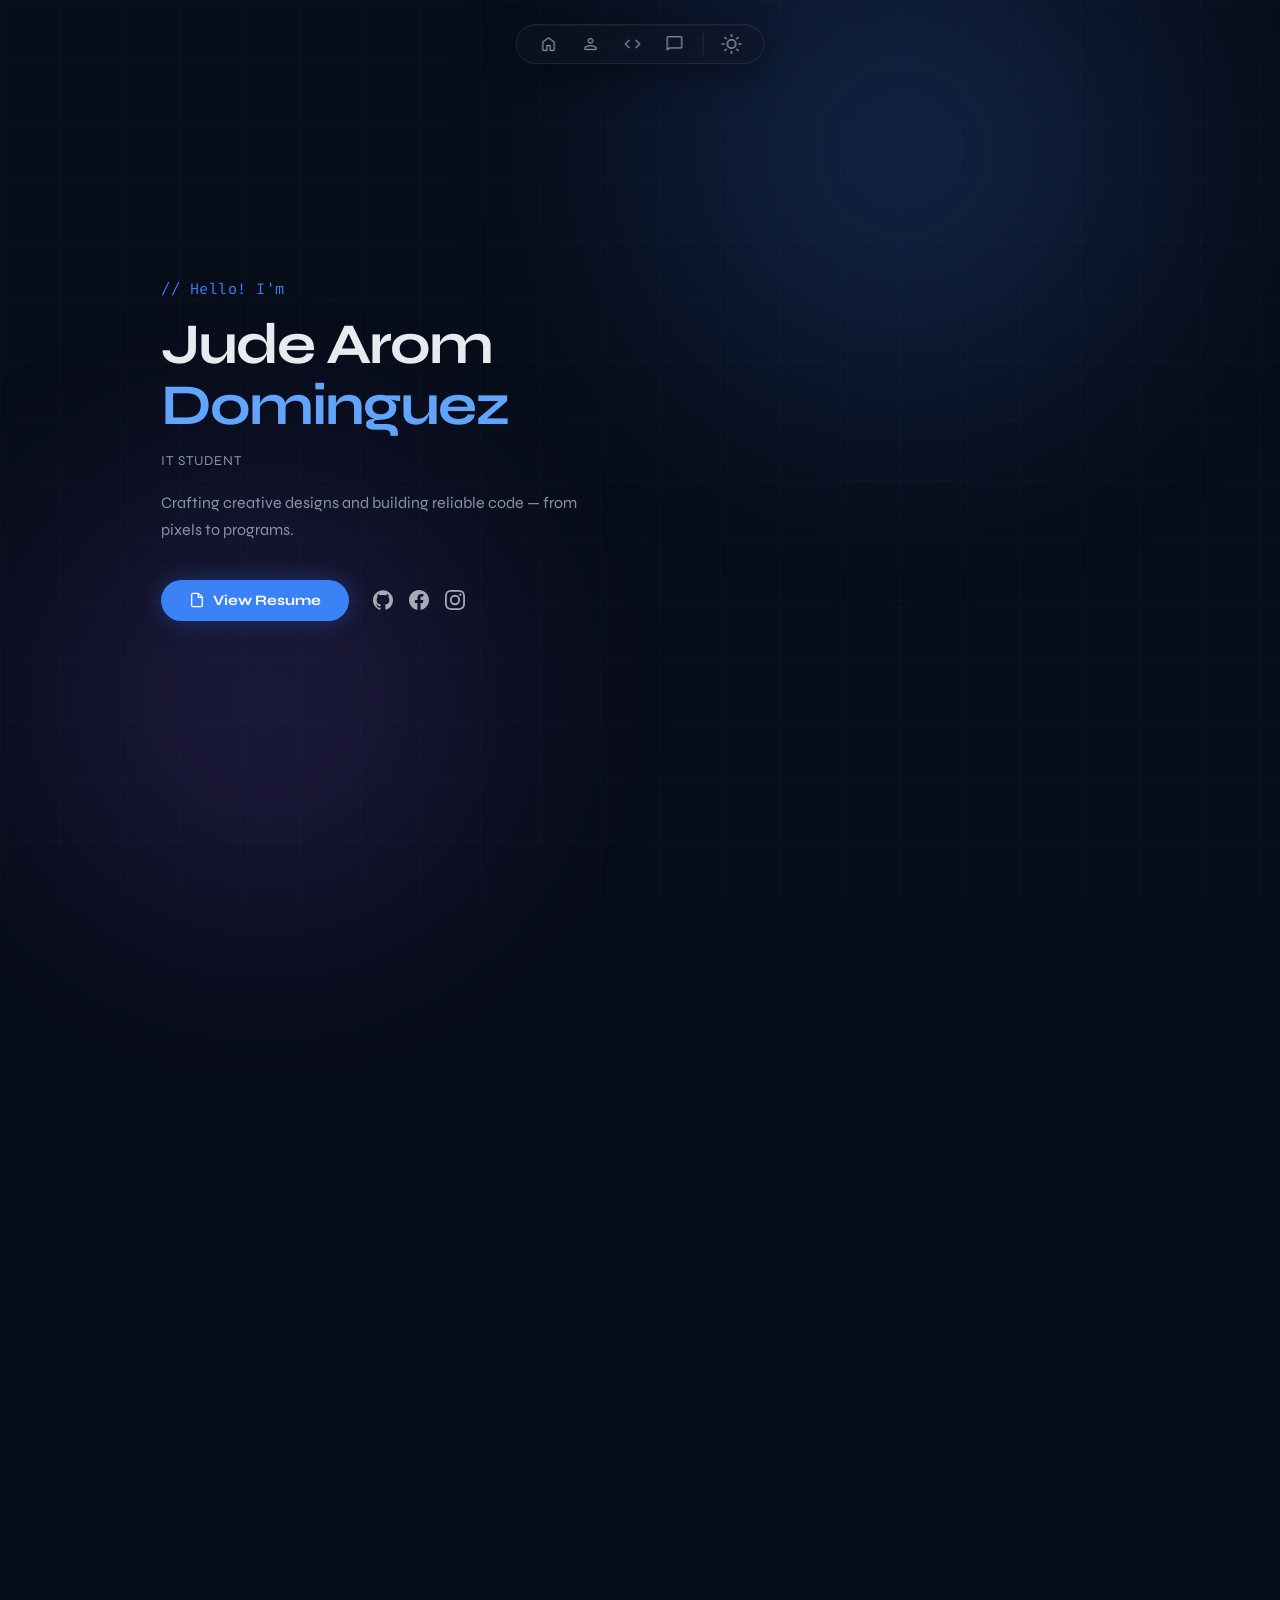
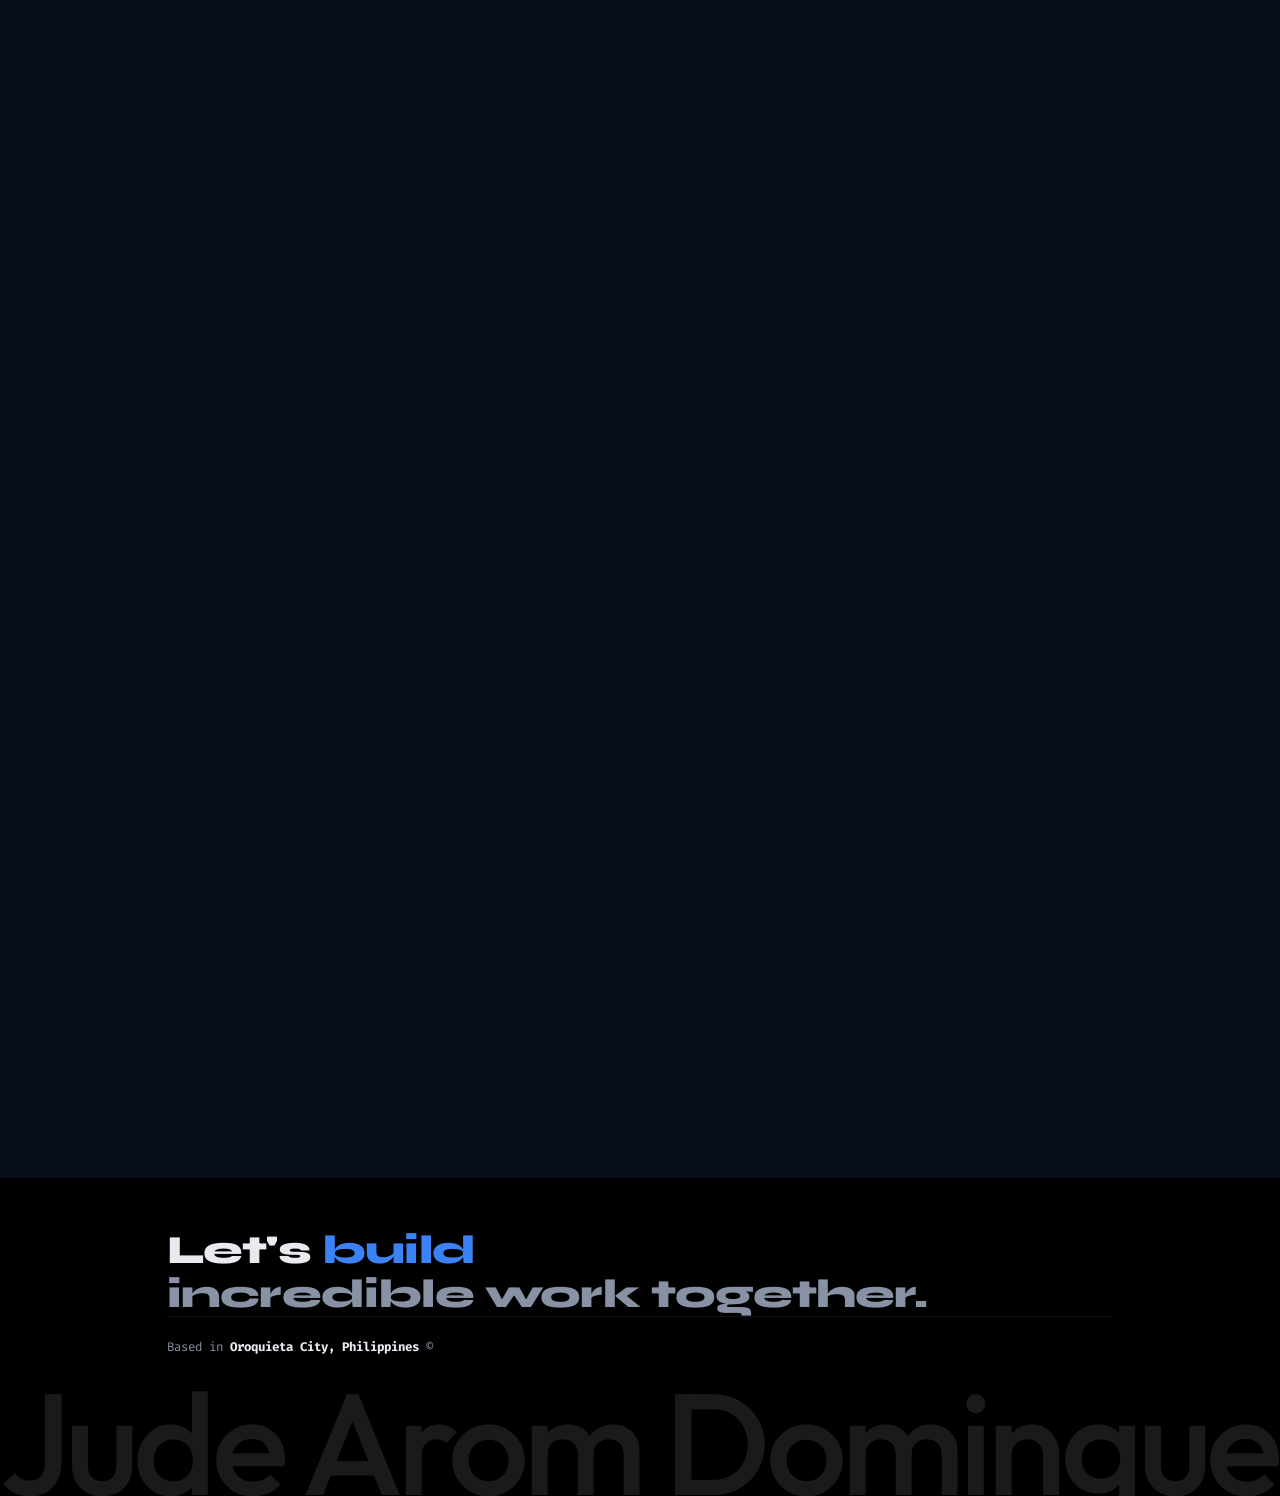
<file: index.html>
<!DOCTYPE html>
<html lang="en" data-theme="dark">

<head>
  <meta charset="UTF-8" />
  <meta name="viewport" content="width=device-width, initial-scale=1.0" />
  <title>Jude Arom F. Dominguez – IT Student</title>
  <link rel="preconnect" href="https://fonts.googleapis.com" />
  <link
    href="https://fonts.googleapis.com/css2?family=Fira+Code:wght@400;500&family=Syne:wght@400;700&family=Outfit:wght@600;800&display=swap"
    rel="stylesheet" />
  <link
    href="https://fonts.googleapis.com/css2?family=Material+Symbols+Rounded:opsz,wght,FILL,GRAD@20..48,100..700,0..1,-50..200"
    rel="stylesheet" />
  <link rel="stylesheet" href="styles.css" />
  <script src="script.js"></script>
</head>

<body>

  <!-- Background blobs -->
  <div class="blob blob-1"></div>
  <div class="blob blob-2"></div>

  <!-- Navigation: floating pill dock -->
  <nav>
    <ul class="dock">

      <!-- Home -->
      <li class="dock-item">
        <a href="#home"
          onclick="window.scrollTo({top:0,behavior:'smooth'});history.pushState(null,null,'#home');return false;"
          class="dock-btn" aria-label="Home">
          <span class="material-symbols-rounded">home</span>
        </a>
        <span class="dock-label">Home</span>
      </li>

      <!-- About -->
      <li class="dock-item">
        <a href="#about" class="dock-btn" aria-label="About">
          <span class="material-symbols-rounded">person</span>
        </a>
        <span class="dock-label">About</span>
      </li>

      <!-- Projects -->
      <li class="dock-item">
        <a href="#projects" class="dock-btn" aria-label="Projects">
          <span class="material-symbols-rounded">code</span>
        </a>
        <span class="dock-label">Projects</span>
      </li>

      <!-- Contact Me -->
      <li class="dock-item">
        <a href="#contact" class="dock-btn" aria-label="Contact">
          <span class="material-symbols-rounded">chat_bubble</span>
        </a>
        <span class="dock-label">Contact</span>
      </li>

      <!-- Divider -->
      <li class="dock-divider" aria-hidden="true"></li>

      <!-- Theme toggle — morphing moon ↔ sun -->
      <li class="dock-item">
        <button class="dock-btn theme-toggle" onclick="toggleTheme()" aria-label="Toggle theme" id="theme-btn">
          <svg id="theme-icon-svg" viewBox="0 0 24 24" fill="none" stroke="currentColor" stroke-width="1.8"
            stroke-linecap="round" stroke-linejoin="round" width="16" height="16">
            <path id="moon-path" d="M21 12.79A9 9 0 1 1 11.21 3a7 7 0 0 0 9.79 9.79z" opacity="0" />
            <circle id="sun-circle" cx="12" cy="12" r="5" opacity="1" />
            <g id="sun-rays" opacity="1">
              <line x1="12" y1="1" x2="12" y2="3" />
              <line x1="12" y1="21" x2="12" y2="23" />
              <line x1="4.22" y1="4.22" x2="5.64" y2="5.64" />
              <line x1="18.36" y1="18.36" x2="19.78" y2="19.78" />
              <line x1="1" y1="12" x2="3" y2="12" />
              <line x1="21" y1="12" x2="23" y2="12" />
              <line x1="4.22" y1="19.78" x2="5.64" y2="18.36" />
              <line x1="18.36" y1="5.64" x2="19.78" y2="4.22" />
            </g>
          </svg>
        </button>
        <span class="dock-label" id="theme-label">Light Mode</span>
      </li>

    </ul>
  </nav>

  <!-- Hero -->
  <main id="home" class="section-animate section-visible">

    <!-- Left: text content -->
    <div class="hero-left reveal-left">
      <p class="greeting">// Hello! I'm</p>
      <!-- Name uses data-text for the hacker decode effect via JS -->
      <h1 class="hero-name">
        <span class="decode-word" data-text="Jude Arom">Jude Arom</span><br>
        <span class="decode-word highlight" data-text="Dominguez">Dominguez</span>
      </h1>
      <p class="hero-role">IT Student</p>
      <p class="hero-desc">Crafting creative designs and building reliable code — from pixels to programs.</p>

      <div class="hero-actions">
        <a href="resume.html" class="btn-primary">
          <svg width="16" height="16" viewBox="0 0 24 24" fill="none" stroke="currentColor" stroke-width="2">
            <path d="M14 2H6a2 2 0 0 0-2 2v16a2 2 0 0 0 2 2h12a2 2 0 0 0 2-2V8z" />
            <polyline points="14 2 14 8 20 8" />
          </svg>
          View Resume
        </a>

        <div class="socials">

          <a href="https://github.com/hjdrm7" class="social-icon" title="GitHub">
            <svg viewBox="0 0 24 24" fill="currentColor" width="20" height="20">
              <path
                d="M12 .297c-6.63 0-12 5.373-12 12 0 5.303 3.438 9.8 8.205 11.385.6.113.82-.258.82-.577 0-.285-.01-1.04-.015-2.04-3.338.724-4.042-1.61-4.042-1.61-.546-1.385-1.335-1.755-1.335-1.755-1.087-.744.084-.729.084-.729 1.205.084 1.838 1.236 1.838 1.236 1.07 1.835 2.809 1.305 3.495.998.108-.776.417-1.305.76-1.605-2.665-.3-5.466-1.332-5.466-5.93 0-1.31.465-2.38 1.235-3.22-.135-.303-.54-1.523.105-3.176 0 0 1.005-.322 3.3 1.23.96-.267 1.98-.399 3-.405 1.02.006 2.04.138 3 .405 2.28-1.552 3.285-1.23 3.285-1.23.645 1.653.24 2.873.12 3.176.765.84 1.23 1.91 1.23 3.22 0 4.61-2.805 5.625-5.475 5.92.42.36.81 1.096.81 2.22 0 1.606-.015 2.896-.015 3.286 0 .315.21.69.825.57C20.565 22.092 24 17.592 24 12.297c0-6.627-5.373-12-12-12" />
            </svg>
          </a>

          <a href="https://facebook.com/hjdrm7" class="social-icon" title="Facebook">
            <svg viewBox="0 0 24 24" fill="currentColor" width="20" height="20">
              <path
                d="M24 12.073c0-6.627-5.373-12-12-12s-12 5.373-12 12c0 5.99 4.388 10.954 10.125 11.854v-8.385H7.078v-3.47h3.047V9.43c0-3.007 1.792-4.669 4.533-4.669 1.312 0 2.686.235 2.686.235v2.953H15.83c-1.491 0-1.956.925-1.956 1.874v2.25h3.328l-.532 3.47h-2.796v8.385C19.612 23.027 24 18.062 24 12.073z" />
            </svg>
          </a>

          <a href="https://instagram.com/hjdrm7" class="social-icon" title="Instagram">
            <svg viewBox="0 0 24 24" fill="currentColor" width="20" height="20">
              <path
                d="M12 2.163c3.204 0 3.584.012 4.85.07 3.252.148 4.771 1.691 4.919 4.919.058 1.265.069 1.645.069 4.849 0 3.205-.012 3.584-.069 4.849-.149 3.225-1.664 4.771-4.919 4.919-1.266.058-1.644.07-4.85.07-3.204 0-3.584-.012-4.849-.07-3.26-.149-4.771-1.699-4.919-4.92-.058-1.265-.07-1.644-.07-4.849 0-3.204.013-3.583.07-4.849.149-3.227 1.664-4.771 4.919-4.919 1.266-.057 1.645-.069 4.849-.069zM12 0C8.741 0 8.333.014 7.053.072 2.695.272.273 2.69.073 7.052.014 8.333 0 8.741 0 12c0 3.259.014 3.668.072 4.948.2 4.358 2.618 6.78 6.98 6.98C8.333 23.986 8.741 24 12 24c3.259 0 3.668-.014 4.948-.072 4.354-.2 6.782-2.618 6.979-6.98.059-1.28.073-1.689.073-4.948 0-3.259-.014-3.667-.072-4.947-.196-4.354-2.617-6.78-6.979-6.98C15.668.014 15.259 0 12 0zm0 5.838a6.162 6.162 0 1 0 0 12.324 6.162 6.162 0 0 0 0-12.324zM12 16a4 4 0 1 1 0-8 4 4 0 0 1 0 8zm6.406-11.845a1.44 1.44 0 1 0 0 2.881 1.44 1.44 0 0 0 0-2.881z" />
            </svg>
          </a>

        </div>
      </div>
    </div>

    <!-- Right: code card -->
    <div class="hero-right reveal-right">

      <!-- Identical card shape tilted 25deg behind -->
      <div class="card-shadow-bg"></div>

      <!-- Animated background glow shaped like the card -->
      <div class="card-glow"></div>

      <div class="code-card">
        <div class="code-header">
          <div class="dots">
            <div class="dot dot-r"></div>
            <div class="dot dot-y"></div>
            <div class="dot dot-g"></div>
          </div>
          <span class="code-filename">developer.js</span>
        </div>
        <div class="code-body">
          <div class="code-line"><span class="c-comment">// IT Student</span></div>
          <div class="code-line"><span class="c-kw">const</span> <span class="c-var">developer</span> <span
              class="c-op">= {</span></div>
          <div class="code-line indent"><span class="c-key">name</span><span class="c-op">:</span> <span
              class="c-str">'Jude Arom F. Dominguez'</span><span class="c-op">,</span></div>
          <div class="code-line indent"><span class="c-key">skills</span><span class="c-op">:</span> <span
              class="c-arr">[</span><span class="c-str">'Python'</span><span class="c-op">,</span> <span
              class="c-str">'Java'</span><span class="c-op">,</span> <span class="c-str">'C/C++'</span><span
              class="c-arr">]</span><span class="c-op">,</span></div>
          <div class="code-line indent"><span class="c-key">design</span><span class="c-op">:</span> <span
              class="c-arr">[</span><span class="c-str">'Photoshop'</span><span class="c-op">,</span> <span
              class="c-str">'Canva'</span><span class="c-arr">]</span><span class="c-op">,</span></div>
          <div class="code-line indent"><span class="c-key">learning</span><span class="c-op">:</span> <span
              class="c-str">'Always'</span></div>
          <div class="code-line"><span class="c-op">};</span><span class="cursor"></span></div>
        </div>
      </div>

    </div>

  </main>

  <!-- ============================================================
       ABOUT ME SECTION
       ============================================================ -->
  <span class="section-anchor" id="about"></span>
  <section class="about-section section-animate">

    <span class="section-eyebrow reveal" data-text="GET TO KNOW ME">GET TO KNOW ME</span>
    <h2 class="section-title reveal"><span class="highlight">About Me</span></h2>

    <div class="about-grid">

      <!-- LEFT — profile photo + bio + location -->
      <div class="about-left reveal-left">
        <div class="about-avatar-wrap">
          <img src="images/profile.jpg" alt="Jude Arom Dominguez" class="about-avatar" />
        </div>

        <p class="about-bio">
          I'm an IT student with a passion for both design and development.
          I enjoy creating visual content using tools like Photoshop and CorelDRAW,
          and building functional programs with Python, Java, and C/C++. I'm always
          looking for opportunities to grow and apply my skills in real-world projects.
        </p>

        <div class="about-location">
          <span class="material-symbols-rounded">location_on</span>
          Oroquieta City, Philippines
        </div>
      </div>

      <!-- VERTICAL DIVIDER -->
      <div class="about-divider"></div>

      <!-- RIGHT — education, experience, tech stack -->
      <div class="about-right reveal-right">

        <!-- Education -->
        <div class="about-block">
          <h3 class="about-block-title">Education</h3>
          <div class="about-entry">
            <div class="about-entry-main">
              <span class="about-entry-name">University of Science and Technology of Southern Philippines</span>
              <span class="about-entry-year">2023 – Present</span>
            </div>
            <div class="about-entry-sub">
              <span>Bachelor of Science in Information Technology</span>
            </div>
          </div>
          <div class="about-block-sep"></div>
        </div>

        <!-- Experience -->
        <div class="about-block">
          <h3 class="about-block-title">Experience</h3>
          <div class="about-entry">
            <div class="about-entry-main">
              <span class="about-entry-name">IT Student / Self-taught Developer</span>
              <span class="about-entry-year">2023 – Present</span>
            </div>
            <ul class="about-bullets">
              <li>Developed programs and projects using Python, Java, and C/C++</li>
              <li>Built web pages with HTML, CSS, and JavaScript</li>
              <li>Created visual content and graphics using Photoshop, Canva, and CorelDRAW</li>
              <li>Managed and queried databases using MySQL</li>
            </ul>
          </div>
          <div class="about-block-sep"></div>
        </div>

        <!-- Tech Stack -->
        <div class="about-block">
          <h3 class="about-block-title">Tech Stack</h3>
          <div class="tech-tags">
            <span class="tech-tag"><span class="tech-dot dot-html"></span>HTML</span>
            <span class="tech-tag"><span class="tech-dot dot-css"></span>CSS</span>
            <span class="tech-tag"><span class="tech-dot dot-js"></span>JavaScript</span>
            <span class="tech-tag"><span class="tech-dot dot-python"></span>Python</span>
            <span class="tech-tag"><span class="tech-dot dot-java"></span>Java</span>
            <span class="tech-tag"><span class="tech-dot dot-c"></span>C/C++</span>
            <span class="tech-tag"><span class="tech-dot dot-mysql"></span>MySQL</span>
            <span class="tech-tag"><span class="tech-dot dot-ps"></span>Photoshop</span>
            <span class="tech-tag"><span class="tech-dot dot-canva"></span>Canva</span>
          </div>
        </div>

      </div>
    </div>
  </section>

  <!-- ============================================================
       PROJECTS SECTION
       ============================================================ -->
  <span class="section-anchor" id="projects"></span>
  <section class="projects-section section-animate">

    <span class="section-eyebrow reveal" data-text="EXPLORE MY CREATIONS">EXPLORE MY CREATIONS</span>
    <h2 class="section-title reveal"><span class="highlight">Projects</span></h2>

    <div class="projects-stack">

      <!-- =====================================================
           PROJECT 1
           ===================================================== -->
      <div class="proj-card" style="--i:0">

        <!-- PROJECT 1 — FULL-WIDTH HEADER -->
        <div class="proj-header">
          <h3 class="proj-title">The Observer</h3>
        </div>

        <div class="proj-left">

          <!-- PROJECT 1 — SHORT DESCRIPTION -->
          <p class="proj-desc">Lab Activity 1 involves building a simple multi-page website using only
            HTML. I practiced the basic HTML structure, use semantic tags, create lists and
            tables, add images, and link pages with relative paths to understand proper content
            organization without using CSS.</p>

          <!-- PROJECT 1 — TECH STACK TAGS -->
          <div class="proj-tags">
            <span class="proj-tag">HTML</span>
          </div>

          <!-- PROJECT 1 — LINKS (replace # with real URLs) -->
          <div class="proj-links">
            <a href="https://github.com/hjdrm7/IT223-Lab-Activity-1" class="proj-btn">GitHub <span
                class="material-symbols-rounded" style="font-size:16px">open_in_new</span></a>
            <a href="https://hjdrm7.github.io/IT223-Lab-Activity-1/" class="proj-btn">Live Site <span
                class="material-symbols-rounded" style="font-size:16px">open_in_new</span></a>
          </div>

        </div>

        <!-- PROJECT 1 — HOVER PREVIEW: set src to your screenshot -->
        <div class="proj-right">
          <div class="proj-preview">
            <img class="proj-preview-img" src="images/the-explorer-preview.png" alt="The Explorer" />
          </div>
        </div>
      </div>
      <!-- END PROJECT 1 -->

      <!-- =====================================================
           PROJECT 2
           ===================================================== -->
      <div class="proj-card" style="--i:1">

        <!-- PROJECT 2 — FULL-WIDTH HEADER -->
        <div class="proj-header">
          <h3 class="proj-title">Profile Card</h3>
        </div>

        <div class="proj-left">

          <!-- PROJECT 2 — SHORT DESCRIPTION -->
          <p class="proj-desc">Lab Activity 2 involves creating a responsive profile card using HTML
            and CSS. I learned to structure content with semantic HTML, apply CSS styling for
            responsive design, and use flexbox for layout.</p>


          <!-- PROJECT 2 — TECH STACK TAGS -->
          <div class="proj-tags">
            <span class="proj-tag">HTML</span>
            <span class="proj-tag">CSS</span>
          </div>

          <!-- PROJECT 2 — LINKS (replace # with real URLs) -->
          <div class="proj-links">
            <a href="https://github.com/hjdrm7/Profile-Card" class="proj-btn">GitHub <span
                class="material-symbols-rounded" style="font-size:16px">open_in_new</span></a>
            <a href="https://hjdrm7.github.io/Profile-Card/" class="proj-btn">Live Site <span
                class="material-symbols-rounded" style="font-size:16px">open_in_new</span></a>
          </div>

        </div>

        <!-- PROJECT 2 — HOVER PREVIEW: set src to your screenshot -->
        <div class="proj-right">
          <div class="proj-preview">
            <img class="proj-preview-img" src="images/profile-card-preview.png" alt="Profile Card" />
          </div>
        </div>
      </div>

      <!-- =====================================================
           PROJECT 3
           ===================================================== -->
      <div class="proj-card" style="--i:2">

        <!-- PROJECT 3 — FULL-WIDTH HEADER -->
        <div class="proj-header">
          <h3 class="proj-title">To-Do List</h3>
        </div>

        <div class="proj-left">

          <!-- PROJECT 3 — SHORT DESCRIPTION -->
          <p class="proj-desc">Lab Activity 3 involves creating a responsive to-do list with tab
            functionality using HTML, CSS, and JavaScript.</p>

          <!-- PROJECT 3 — TECH STACK TAGS -->
          <div class="proj-tags">
            <span class="proj-tag">HTML</span>
            <span class="proj-tag">CSS</span>
            <span class="proj-tag">JavaScript</span>
          </div>

          <!-- PROJECT 3 — LINKS (replace # with real URLs) -->
          <div class="proj-links">
            <a href="https://github.com/hjdrm7/To-Do-List-Tab" class="proj-btn">GitHub <span
                class="material-symbols-rounded" style="font-size:16px">open_in_new</span></a>
            <a href="https://hjdrm7.github.io/To-Do-List-Tab/" class="proj-btn">Live Site <span
                class="material-symbols-rounded" style="font-size:16px">open_in_new</span></a>
          </div>

        </div>

        <!-- PROJECT 3 — HOVER PREVIEW: set src to your screenshot -->
        <div class="proj-right">
          <div class="proj-preview">
            <img class="proj-preview-img" src="images/to-do-list-preview.png" alt="Project 3 preview" />
          </div>
        </div>
      </div>

      <!-- =====================================================
           PROJECT 4
           ===================================================== -->
      <div class="proj-card" style="--i:3">

        <!-- PROJECT 4 — FULL-WIDTH HEADER -->
        <div class="proj-header">
          <h3 class="proj-title">Periodic Table of Elements</h3>
        </div>

        <div class="proj-left">

          <!-- PROJECT 4 — SHORT DESCRIPTION -->
          <p class="proj-desc">Interactive periodic table of elements with detailed information about each element.</p>

          <!-- PROJECT 4 — TECH STACK TAGS -->
          <div class="proj-tags">
            <span class="proj-tag">HTML</span>
            <span class="proj-tag">CSS</span>
            <span class="proj-tag">JavaScript</span>
          </div>

          <!-- PROJECT 4 — LINKS (replace # with real URLs) -->
          <div class="proj-links">
            <a href="https://github.com/hjdrm7/Periodic-Table-of-Elements" class="proj-btn">GitHub <span class="material-symbols-rounded"
                style="font-size:16px">open_in_new</span></a>
            <a href="https://hjdrm7.github.io/Periodic-Table-of-Elements/" class="proj-btn">Live Site <span class="material-symbols-rounded"
                style="font-size:16px">open_in_new</span></a>
          </div>

        </div>

        <!-- PROJECT 4 — HOVER PREVIEW: set src to your screenshot -->
        <div class="proj-right">
          <div class="proj-preview">
            <img class="proj-preview-img" src="images/periodic-table-of-elements.png" alt="Periodic Table of Elements" />
          </div>
        </div>
      </div>

    </div>
  </section>

  <!-- ============================================================
       CONTACT SECTION
       ============================================================ -->
  <span class="section-anchor" id="contact"></span>
  <section class="contact-section section-animate">

    <span class="section-eyebrow reveal" data-text="GET IN TOUCH">GET IN TOUCH</span>
    <h2 class="section-title reveal"><span class="highlight">Contact</span></h2>

    <div class="contact-card reveal">
      <div class="contact-card-top">
        <img src="images/profile.jpg" alt="Jude Arom Dominguez" class="contact-avatar" />
        <div class="contact-card-identity">
          <span class="contact-name">Jude Arom F. Dominguez</span>
          <span class="contact-role">IT Student · Full-Stack Curious</span>
        </div>
      </div>

      <h3 class="contact-headline">
        Building Something Amazing?<br>
        <span class="highlight">Let's chat.</span>
      </h3>

      <p class="contact-body">
        I build creative web experiences and functional programs. I'm looking for
        opportunities to grow, collaborate, and apply my skills in real-world projects.
      </p>

      <div class="contact-actions">
        <a href="mailto:dominguez.jude7@gmail.com"
          class="contact-btn contact-btn-primary">
          <svg width="16" height="16" viewBox="0 0 24 24" fill="none" stroke="currentColor" stroke-width="2">
            <rect x="2" y="4" width="20" height="16" rx="2" />
            <path d="m22 7-8.97 5.7a1.94 1.94 0 0 1-2.06 0L2 7" />
          </svg>
          Email me
        </a>
      </div>
    </div>

  </section>

  <!-- ============================================================
       FOOTER
       ============================================================ -->
  <footer class="site-footer">
    <div class="footer-inner">

      <div class="footer-top">
        <div class="footer-headline">
          <p class="footer-lets">Let's <span id="footer-cycle-word" class="footer-cycle-word">create</span></p>
          <p class="footer-together">incredible work together.</p>
                <div class="footer-rule"></div>
      <span class="footer-location">Based in <strong>Oroquieta City, Philippines</strong> ©</span>
          
        </div>
      </div>

    <div class="footer-wordmark">Jude Arom Dominguez</div>

    </div>
  </footer>

  <script src="script.js"></script>
</body>

</html>
</file>
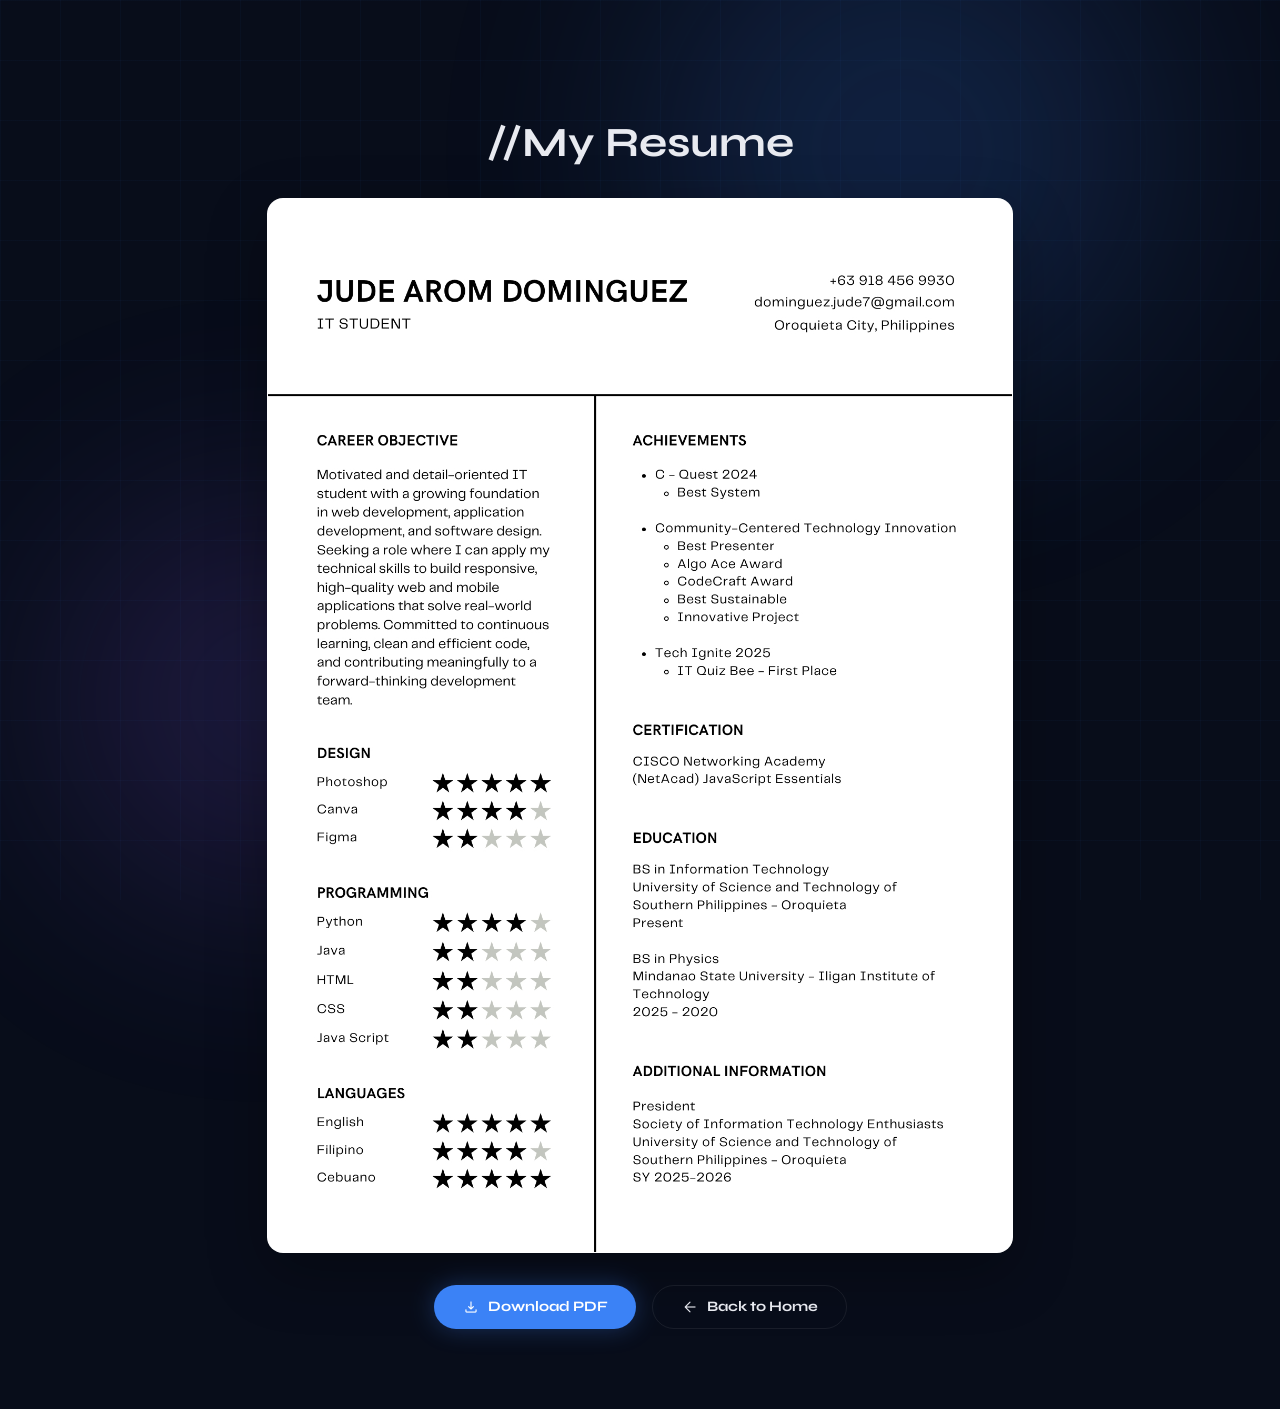
<file: resume.html>
<!DOCTYPE html>
<html lang="en" data-theme="dark">

<head>
    <meta charset="UTF-8" />
    <meta name="viewport" content="width=device-width, initial-scale=1.0" />
    <title>Resume — Jude Arom F. Dominguez</title>
    <link rel="preconnect" href="https://fonts.googleapis.com" />
    <link
        href="https://fonts.googleapis.com/css2?family=Fira+Code:wght@400;500&family=Syne:wght@400;700;800&display=swap"
        rel="stylesheet" />
    <link
        href="https://fonts.googleapis.com/css2?family=Material+Symbols+Rounded:opsz,wght,FILL,GRAD@20..48,100..700,0..1,-50..200"
        rel="stylesheet" />
    <link rel="stylesheet" href="styles.css" />
    <style>

    </style>
</head>

<body>

    <div class="blob blob-1"></div>
    <div class="blob blob-2"></div>

    <div class="resume-page">

        <div class="resume-header">
            <h1 class="resume-title">//My <span class="highlight">Resume</span></h1>
        </div>

        <div class="resume-frame">
            <img src="images/resume.jpg" alt="Jude Arom F. Dominguez Resume" />
        </div>

        <div class="resume-actions">
            <a href="resume.pdf" download="Jude_Arom_Dominguez_Resume.pdf" class="btn-primary">
                <span class="material-symbols-rounded btn-icon">download</span>
                Download PDF
            </a>
            <a href="index.html#home" onclick="sessionStorage.setItem('scrollToTop','1')" class="btn-outline">
                <span class="material-symbols-rounded btn-icon">arrow_back</span>
                Back to Home
            </a>
        </div>

    </div>

    <script src="script.js"></script>

</body>

</html>
</file>
<file: styles.css>
/* ============================================================
   DESIGN TOKENS — CSS CUSTOM PROPERTIES
   Dark mode values are set here as the default.
   Light mode overrides them via [data-theme="light"].
   ============================================================ */
:root {
  --bg: #080d1a;
  /* page background */
  --bg2: #0d1426;
  /* slightly lighter surface */
  --surface: #111827;
  /* card/panel background */
  --border: rgba(255, 255, 255, 0.07);
  /* subtle border */
  --text: #e8eaf0;
  /* primary text */
  --muted: #8892a4;
  /* secondary / dimmed text */
  --text-muted: #8892a4;
  /* alternative muted text variable */
  --accent: #3b82f6;
  /* blue accent — buttons, highlights */
  --accent2: #60a5fa;
  /* lighter blue for hover states */
  --cream: #e8eaf0;
  /* light cream text color */
  --font-display: 'Cormorant Garamond', serif;
  /* display font for headings */
}

/* Light mode token overrides — swapped in when data-theme="light" */
[data-theme="light"] {
  --bg: #f0f4ff;
  --bg2: #e8eef8;
  --surface: #ffffff;
  --border: rgba(0, 0, 0, 0.08);
  --text: #0d1426;
  --muted: #5a6480;
  --text-muted: #5a6480;
  --accent: #2563eb;
  --accent2: #3b82f6;
  --cream: #0d1426;
}

/* ============================================================
   LIGHT MODE — CARD BACKGROUND SHAPE OVERRIDES
   In light mode the background card needs bolder, more saturated
   colors to be visible against the bright page background.
   ============================================================ */

/* Vivid indigo→purple→pink gradient for the tilted bg card */
[data-theme="light"] .card-shadow-bg {
  background: linear-gradient(135deg,
      rgba(79, 70, 229, 0.75) 0%,
      rgba(139, 92, 246, 0.65) 50%,
      rgba(236, 72, 153, 0.55) 100%);
  border: 2px solid rgba(79, 70, 229, 0.9);
  box-shadow:
    0 0 30px rgba(79, 70, 229, 0.75),
    /* close tight glow */
    0 0 70px rgba(139, 92, 246, 0.55),
    /* mid-range bloom */
    0 0 120px rgba(236, 72, 153, 0.35);
  /* far soft halo */
}

/* Brighter blurred glow blob in light mode */
[data-theme="light"] .card-glow {
  background: linear-gradient(135deg,
      rgba(99, 102, 241, 0.4) 0%,
      rgba(139, 92, 246, 0.3) 50%,
      rgba(236, 72, 153, 0.22) 100%);
  opacity: 1;
  /* fully visible in light mode */
}

/* Glow pulse keyframes for light mode — alternates between dim and bright */
@keyframes bgCardGlowLight {
  0% {
    box-shadow:
      0 0 30px rgba(79, 70, 229, 0.65),
      0 0 65px rgba(139, 92, 246, 0.5),
      0 0 110px rgba(236, 72, 153, 0.3);
    border-color: rgba(79, 70, 229, 0.75);
  }

  100% {
    box-shadow:
      0 0 50px rgba(79, 70, 229, 0.9),
      0 0 110px rgba(139, 92, 246, 0.75),
      0 0 180px rgba(236, 72, 153, 0.5);
    border-color: rgba(139, 92, 246, 1);
  }
}

/* Apply both the rocking AND the glow pulse in light mode */
[data-theme="light"] .card-shadow-bg {
  animation: bgCardRock 5s ease-in-out infinite,
    bgCardGlowLight 4s ease-in-out infinite alternate;
}

/* ============================================================
   LIGHT MODE — CODE CARD
   Switches from dark GitHub theme to a clean white editor look.
   Syntax colors are re-tuned to stay readable on a light surface.
   ============================================================ */
[data-theme="light"] .code-card {
  background: #f8f9fc;
  border-color: rgba(79, 70, 229, 0.2);
  box-shadow:
    0 20px 60px rgba(99, 102, 241, 0.12),
    inset 0 1px 0 rgba(255, 255, 255, 0.9);
  transition: transform 0.9s cubic-bezier(0.25, 0.46, 0.45, 0.94),
    box-shadow 0.9s ease,
    border-color 0.9s ease,
    background 0.4s ease;
}

[data-theme="light"] .code-header {
  background: rgba(79, 70, 229, 0.04);
  border-bottom-color: rgba(79, 70, 229, 0.1);
}

/* Light mode syntax token colors — VS Code Light+ inspired */
[data-theme="light"] .c-comment {
  color: #6a737d;
}

/* comments — warm grey */
[data-theme="light"] .c-kw {
  color: #6f42c1;
}

/* keywords — purple */
[data-theme="light"] .c-var {
  color: #22863a;
}

/* variable — dark green */
[data-theme="light"] .c-op {
  color: #24292e;
}

/* operators — near black */
[data-theme="light"] .c-key {
  color: #005cc5;
}

/* object keys — blue */
[data-theme="light"] .c-str {
  color: #e36209;
}

/* strings — amber */
[data-theme="light"] .c-arr {
  color: #d63384;
}

/* array brackets — magenta */

/* Smooth anchor scrolling */
html {
  scroll-behavior: smooth;
}

/* ============================================================
   GLOBAL RESET
   Removes default margin/padding and enforces border-box sizing
   so widths/heights include padding and border.
   ============================================================ */
*,
*::before,
*::after {
  box-sizing: border-box;
  margin: 0;
  padding: 0;
}

/* ============================================================
   BASE BODY
   Sets font, background, text color and smooth theme transitions.
   overflow-x hidden prevents horizontal scroll from animations.
   ============================================================ */
body {
  font-family: 'Syne', sans-serif;
  background: var(--bg);
  color: var(--text);
  min-height: 100vh;
  transition: background 0.3s, color 0.3s;
  /* smooth dark/light switch */
  overflow-x: hidden;
}

/* Faint dot-grid overlay drawn via pseudo-element.
   Fixed so it stays in place while the page scrolls. */
body::before {
  content: '';
  position: fixed;
  inset: 0;
  background-image:
    linear-gradient(rgba(59, 130, 246, 0.04) 1px, transparent 1px),
    linear-gradient(90deg, rgba(59, 130, 246, 0.04) 1px, transparent 1px);
  background-size: 60px 60px;
  pointer-events: none;
  /* clicks pass through */
  z-index: 0;
}

/* ============================================================
   AMBIENT BACKGROUND BLOBS
   Large blurred circles that create a soft colored glow in the
   background. Fixed position so they don't scroll with content.
   ============================================================ */
.blob {
  position: fixed;
  border-radius: 50%;
  filter: blur(120px);
  /* heavy blur makes them look like ambient light */
  pointer-events: none;
  z-index: 0;
  opacity: 0.18;
  animation: blobFloat 8s ease-in-out infinite alternate;
}

/* Blue blob — top right */
.blob-1 {
  width: 500px;
  height: 500px;
  background: #3b82f6;
  top: -100px;
  right: 10%;
}

/* Purple blob — bottom left, delayed so they move out of sync */
.blob-2 {
  width: 400px;
  height: 400px;
  background: #8b5cf6;
  bottom: 0;
  left: 5%;
  animation-delay: 3s;
}

/* Light mode blob color adjustments */
[data-theme="light"] .blob-1 {
  background: #6366f1;
}

[data-theme="light"] .blob-2 {
  background: #a78bfa;
}

/* Blobs drift slightly up and scale — gives subtle life to the background */
@keyframes blobFloat {
  0% {
    transform: translate(0, 0) scale(1);
  }

  100% {
    transform: translate(30px, -30px) scale(1.08);
  }
}

/* ============================================================
   NAVIGATION — FLOATING PILL DOCK
   Centered at the top of the page. Floats above content using
   fixed positioning and a high z-index.
   ============================================================ */
nav {
  position: fixed;
  top: 24px;
  left: 50%;
  transform: translateX(-50%);
  /* centers it regardless of viewport width */
  z-index: 100;
}

/* The pill container — frosted glass effect via backdrop-filter */
.dock {
  display: flex;
  align-items: center;
  gap: 2px;
  list-style: none;
  background: rgba(18, 22, 36, 0.45);
  border: 1px solid rgba(255, 255, 255, 0.08);
  border-radius: 999px;
  /* fully rounded pill shape */
  padding: 8px 12px;
  backdrop-filter: blur(20px);
  /* frosted glass blur */
  box-shadow: 0 8px 32px rgba(0, 0, 0, 0.4),
    0 1px 0 rgba(255, 255, 255, 0.04) inset;
  /* subtle top highlight */
  /* Slow, dramatic scale-up on hover */
  transition: transform 0.9s cubic-bezier(0.25, 0.46, 0.45, 0.94),
    box-shadow 0.9s ease;
}

/* Dock scales up slightly when hovered — slow and dramatic */
.dock:hover {
  transform: scale(1.06);
  box-shadow: 0 16px 48px rgba(0, 0, 0, 0.55),
    0 1px 0 rgba(255, 255, 255, 0.06) inset;
}

/* Light mode dock — lighter frosted background */
[data-theme="light"] .dock {
  background: rgba(240, 244, 255, 0.45);
  border-color: rgba(0, 0, 0, 0.08);
  box-shadow: 0 8px 32px rgba(0, 0, 0, 0.12);
}

/* Each icon slot — acts as positioning context for the tooltip */
.dock-item {
  position: relative;
  display: flex;
  align-items: center;
  justify-content: center;
}

/* Shared styles for both <a> links and <button> elements in the dock */
.dock-btn {
  display: flex;
  align-items: center;
  justify-content: center;
  width: 40px;
  height: 10px;
  border-radius: 50%;
  color: var(--muted);
  /* dimmed by default */
  background: none;
  border: none;
  cursor: pointer;
  text-decoration: none;
  /* Icon color fades slowly; scale eases in with a smooth curve */
  transition: color 0.6s ease,
    transform 0.9s cubic-bezier(0.25, 0.46, 0.45, 0.94);
}

/* SVG icons inside dock buttons */
.dock-btn svg {
  width: 20px;
  height: 20px;
  pointer-events: none;
  /* prevents svg from capturing mouse events */
}

/* Material Symbols icon sizing and weight */
.dock-btn .material-symbols-rounded {
  font-size: 20px;
  font-variation-settings: 'FILL' 0, 'wght' 300, 'GRAD' 0, 'opsz' 24;
  pointer-events: none;
  line-height: 1;
}

/* On hover — icon highlights and slowly zooms in */
.dock-btn:hover {
  color: var(--accent);
  /* blue highlight */
  transform: scale(1.35);
  /* slow dramatic zoom */
}

/* ============================================================
   DOCK TOOLTIP
   Appears below each icon on hover. Bounces into view.
   ============================================================ */
.dock-label {
  position: absolute;
  top: calc(100% + 10px);
  /* sits just below the icon */
  left: 50%;
  transform: translateX(-50%) translateY(-4px);
  /* starts slightly above final pos */
  background: var(--text);
  color: var(--bg);
  font-family: 'Syne', sans-serif;
  font-size: 0.72rem;
  font-weight: 600;
  padding: 4px 10px;
  border-radius: 6px;
  white-space: nowrap;
  pointer-events: none;
  /* tooltip never blocks clicks */
  opacity: 0;
  /* hidden by default */
  transition: opacity 0.2s ease, transform 0.2s ease;
}

/* Tooltip plays a subtle bounce when it appears */
.dock-item:hover .dock-label {
  opacity: 1;
  animation: tooltipBounce 0.4s ease forwards;
}

/* Bounces slightly past its target position then settles */
@keyframes tooltipBounce {
  0% {
    opacity: 0;
    transform: translateX(-50%) translateY(-4px);
  }

  60% {
    opacity: 1;
    transform: translateX(-50%) translateY(2px);
  }

  /* overshoots */
  80% {
    transform: translateX(-50%) translateY(-1px);
  }

  /* pulls back */
  100% {
    transform: translateX(-50%) translateY(0);
  }

  /* rests */
}

/* Thin vertical line separating nav sections (e.g. links | socials | theme) */
.dock-divider {
  width: 1px;
  height: 22px;
  background: rgba(255, 255, 255, 0.1);
  margin: 0 6px;
  border-radius: 1px;
}

[data-theme="light"] .dock-divider {
  background: rgba(0, 0, 0, 0.1);
}

/* Theme toggle button inherits all styles from .dock-btn */
.theme-toggle {
  /* styles handled by .dock-btn */
}

/* ============================================================
   HERO LAYOUT
   Full-height centered flex row — left text, right code card.
   ============================================================ */
main {
  position: relative;
  z-index: 1;
  /* sits above the blob/grid background layers */
  min-height: 100vh;
  display: flex;
  align-items: center;
  justify-content: center;
  padding: 0 6vw;
  gap: 48px;
}

/* ============================================================
   HERO LEFT — TEXT CONTENT
   Fades up into view on page load via fadeUp animation.
   ============================================================ */
.hero-left {
  flex: 0 1 480px;
}

/* Shared entrance animation — used by both hero-left and hero-right */
@keyframes fadeUp {
  from {
    opacity: 0;
    transform: translateY(24px);
  }

  /* starts below */
  to {
    opacity: 1;
    transform: translateY(0);
  }
}

/* Monospaced greeting line above the name */
.greeting {
  font-family: 'Fira Code', monospace;
  font-size: 0.95rem;
  color: var(--accent);
  margin-bottom: 16px;
  letter-spacing: 0.5px;
}

/* Large display name — clamp() scales between breakpoints */
.hero-name {
  font-family: 'Syne', sans-serif;
  font-size: clamp(2rem, 4.5vw, 4rem);
  /* responsive font size */
  font-weight: 700;
  line-height: 1.05;
  letter-spacing: -2px;
  /* tight tracking for display text */
  margin-bottom: 16px;
}

/* The highlighted part of the name (last name) */
.hero-name .highlight {
  color: var(--accent2);
}

/* Occupation label — small caps style */
.hero-role {
  color: var(--muted);
  font-weight: 400;
  margin-bottom: 20px;
  letter-spacing: 1px;
  text-transform: uppercase;
  font-size: 0.85rem;
}

/* Short bio / tagline */
.hero-desc {
  font-size: 1rem;
  color: var(--muted);
  line-height: 1.7;
  max-width: 420px;
  margin-bottom: 36px;
}

/* ============================================================
   HERO ACTIONS — CTA BUTTON + SOCIAL ICONS ROW
   ============================================================ */
.hero-actions {
  display: flex;
  align-items: center;
  gap: 16px;
  flex-wrap: wrap;
  /* wraps gracefully on small screens */
}

/* Primary CTA button — "View Resume" */
.btn-primary {
  background: var(--accent);
  color: #fff;
  border: none;
  padding: 12px 28px;
  border-radius: 10px;
  font-family: 'Syne', sans-serif;
  font-size: 0.9rem;
  font-weight: 600;
  cursor: pointer;
  text-decoration: none;
  display: inline-flex;
  align-items: center;
  gap: 8px;
  transition: all 0.2s;
  box-shadow: 0 0 24px rgba(59, 130, 246, 0.3);
  /* glowing base shadow */
}

.btn-primary:hover {
  background: var(--accent2);
  transform: translateY(-2px);
  /* lifts slightly */
  box-shadow: 0 4px 32px rgba(59, 130, 246, 0.5);
  /* stronger glow on hover */
}

/* ============================================================
   SOCIAL ICONS
   Icon images (.social-img) are provided by the user as PNG/ICO files.
   Place them in an icons/ folder and reference by filename.
   ============================================================ */
.socials {
  display: flex;
  gap: 16px;
  margin-left: 8px;
  align-items: center;
}

/* Each social icon link — dimmed at rest, full opacity on hover */
.social-icon {
  display: flex;
  align-items: center;
  justify-content: center;
  text-decoration: none;
  transition: transform 0.2s, opacity 0.2s, color 0.2s;
  opacity: 0.7;
  color: var(--text);
  /* slightly dimmed by default */
}

.social-icon:hover {
  transform: translateY(-3px);
  /* lifts up on hover */
  opacity: 1;
  color: var(--accent);
}

/* The actual icon image — fixed size, preserves aspect ratio */
.social-img {
  width: 20px;
  height: 20px;
  object-fit: contain;
  display: block;
}

.social-icon:hover .social-img {
  /* color inherits from parent .social-icon */
}

/* ============================================================
   MATERIAL SYMBOLS — GOOGLE ICON FONT
   Used for nav icons. Variable font axes control appearance.
   FILL 0 = outline style | wght 300 = thin weight
   ============================================================ */
.material-symbols-rounded {
  font-size: 20px;
  font-variation-settings: 'FILL' 0, 'wght' 300, 'GRAD' 0, 'opsz' 24;
  line-height: 1;
  user-select: none;
  /* prevents text selection on click */
}

/* ============================================================
   HERO RIGHT — CODE CARD WRAPPER
   Contains three layers stacked behind the main card:
     1. .card-shadow-bg — visible tilted duplicate shape
     2. .card-glow      — blurred color blob (deepest)
     3. .code-card      — the main foreground card
   ============================================================ */
.hero-right {
  position: relative;
  /* positioning context for absolute children */
  flex: 0 0 430px;
}

/* ============================================================
   CARD BACKGROUND SHAPE
   An identical rounded rect placed behind the code card, rotated
   at 13° and filled with a gradient. Rocks back and forth
   continuously. Glow intensifies on hover — but NO zoom/scale.
   ============================================================ */
.card-shadow-bg {
  position: absolute;
  inset: 0;
  /* matches code card dimensions exactly */
  border-radius: 14px;
  background: linear-gradient(135deg,
      rgba(59, 130, 246, 0.28) 0%,
      /* blue */
      rgba(99, 102, 241, 0.22) 50%,
      /* indigo */
      rgba(139, 92, 246, 0.18) 100%
      /* purple */
    );
  border: 2px solid rgba(99, 140, 255, 0.45);
  z-index: -2;
  /* behind code card, but in front of glow blob */
  pointer-events: none;
  /* never intercepts mouse events */
  box-shadow:
    0 0 22px rgba(59, 130, 246, 0.45),
    /* tight inner glow */
    0 0 55px rgba(99, 102, 241, 0.28),
    /* mid bloom */
    0 0 100px rgba(139, 92, 246, 0.16);
  /* far soft halo */
  /* Rocking animation only — no scale */
  animation: bgCardRock 5s ease-in-out infinite;
  /* Smooth transitions for glow/color changes on hover */
  transition: box-shadow 0.9s ease, border-color 0.9s ease, background 0.9s ease;
}

/* Rocks between 13° and 9° with no scale change — pure rotation */
@keyframes bgCardRock {
  0% {
    transform: rotate(13deg);
  }

  50% {
    transform: rotate(9deg);
  }

  100% {
    transform: rotate(13deg);
  }
}

/* Dark mode glow pulse — box-shadow brightens and dims over time.
   Not currently applied via animation property but available to use. */
@keyframes bgCardGlow {
  0% {
    box-shadow:
      0 0 22px rgba(59, 130, 246, 0.4),
      0 0 50px rgba(99, 102, 241, 0.25),
      0 0 90px rgba(139, 92, 246, 0.14);
    border-color: rgba(99, 140, 255, 0.38);
  }

  100% {
    box-shadow:
      0 0 40px rgba(59, 130, 246, 0.65),
      0 0 85px rgba(99, 102, 241, 0.45),
      0 0 140px rgba(139, 92, 246, 0.28);
    border-color: rgba(99, 140, 255, 0.65);
  }
}

/* On hover — glow and border intensify. Rotation continues via animation.
   No transform here so the rocking animation isn't interrupted. */
.hero-right:hover .card-shadow-bg {
  background: linear-gradient(135deg,
      rgba(59, 130, 246, 0.38) 0%,
      rgba(99, 102, 241, 0.3) 50%,
      rgba(139, 92, 246, 0.24) 100%);
  border-color: rgba(99, 140, 255, 0.65);
  box-shadow:
    0 0 40px rgba(59, 130, 246, 0.65),
    0 0 85px rgba(99, 102, 241, 0.45),
    0 0 140px rgba(139, 92, 246, 0.28);
}

/* Light mode hover — only a gentle brightness/glow bump, no color shift */
[data-theme="light"] .hero-right:hover .card-shadow-bg {
  background: linear-gradient(135deg,
      rgba(79, 70, 229, 0.82) 0%,
      rgba(139, 92, 246, 0.72) 50%,
      rgba(236, 72, 153, 0.60) 100%);
  border-color: rgba(79, 70, 229, 0.95);
  box-shadow:
    0 0 36px rgba(79, 70, 229, 0.82),
    0 0 80px rgba(139, 92, 246, 0.62),
    0 0 130px rgba(236, 72, 153, 0.4);
}

/* ============================================================
   CARD GLOW BLOB
   Deepest layer — a blurred gradient that creates a soft ambient
   light effect around the entire card group.
   ============================================================ */
.card-glow {
  position: absolute;
  inset: -20px;
  /* extends beyond the card edges */
  border-radius: 22px;
  background: linear-gradient(135deg,
      rgba(59, 130, 246, 0.3) 0%,
      rgba(139, 92, 246, 0.22) 50%,
      rgba(236, 72, 153, 0.14) 100%);
  filter: blur(28px);
  /* heavy blur for soft ambient glow */
  transform: rotate(-2.5deg) scaleX(0.97);
  /* slightly tilted for natural look */
  z-index: -3;
  /* deepest layer — behind everything */
  animation: glowBreath 5s ease-in-out infinite alternate;
}

/* Glow blob slowly breathes — opacity and slight tilt shift */
@keyframes glowBreath {
  0% {
    opacity: 0.5;
    transform: rotate(-2.5deg) scaleX(0.97);
  }

  100% {
    opacity: 0.8;
    transform: rotate(-1deg) scaleX(1.01);
  }
}

/* ============================================================
   CODE CARD — MAIN FOREGROUND CARD
   Dark editor-style card with syntax-highlighted content.
   Scales up on hover (zoom out = card gets bigger toward viewer).
   ============================================================ */
.code-card {
  background: #0d1117;
  /* dark GitHub-style editor background */
  border: 1.5px solid rgba(99, 140, 255, 0.18);
  border-radius: 14px;
  overflow: hidden;
  /* clips shimmer sweep pseudo-element */
  position: relative;
  box-shadow:
    0 20px 60px rgba(0, 0, 0, 0.6),
    inset 0 1px 0 rgba(255, 255, 255, 0.04);
  /* subtle top inner highlight */
  /* Slow, smooth scale transition */
  transition: transform 0.9s cubic-bezier(0.25, 0.46, 0.45, 0.94),
    box-shadow 0.9s ease,
    border-color 0.9s ease;
  cursor: default;
  transform-origin: center center;
  /* scales from the center */
}

/* Card zooms out (gets bigger) on hover — no translation, pure scale */
.code-card:hover {
  transform: scale(1.05);
  box-shadow:
    0 28px 80px rgba(0, 0, 0, 0.7),
    inset 0 1px 0 rgba(255, 255, 255, 0.06);
  border-color: rgba(99, 140, 255, 0.28);
}

/* Diagonal shimmer streak that sweeps across the card on hover */
.code-card::before {
  content: '';
  position: absolute;
  top: 0;
  left: -75%;
  /* starts off-screen to the left */
  width: 50%;
  height: 100%;
  background: linear-gradient(120deg,
      transparent 0%,
      rgba(255, 255, 255, 0.035) 50%,
      /* very subtle white streak */
      transparent 100%);
  transform: skewX(-20deg);
  /* angled for diagonal sweep */
  transition: left 0.7s ease;
  pointer-events: none;
  z-index: 1;
  /* above card content, below nothing */
}

/* Shimmer slides across to the right when hovered */
.code-card:hover::before {
  left: 150%;
}

/* ============================================================
   CODE CARD HEADER
   Contains the macOS-style window dots and filename label.
   ============================================================ */
.code-header {
  display: flex;
  align-items: center;
  justify-content: space-between;
  padding: 14px 20px;
  border-bottom: 1px solid rgba(99, 140, 255, 0.1);
  background: rgba(255, 255, 255, 0.015);
  /* very subtle header tint */
}

/* macOS-style traffic light dots row */
.dots {
  display: flex;
  gap: 6px;
}

.dot {
  width: 12px;
  height: 12px;
  border-radius: 50%;
}

.dot-r {
  background: #ff5f57;
}

/* red — close */
.dot-y {
  background: #febc2e;
}

/* yellow — minimize */
.dot-g {
  background: #28c840;
}

/* green — maximize */

/* File name displayed in the header bar */
.code-filename {
  font-family: 'Fira Code', monospace;
  font-size: 0.75rem;
  color: var(--muted);
}

/* ============================================================
   CODE BODY — SYNTAX-HIGHLIGHTED CONTENT
   Each span class represents a token type in the JS object.
   ============================================================ */
.code-body {
  padding: 28px 28px 28px 24px;
  font-family: 'Fira Code', monospace;
  font-size: 0.83rem;
  line-height: 2;
  /* generous line height for readability */
}

.c-comment {
  color: #546e7a;
}

/* // comments — slate */
.c-kw {
  color: #7c6af7;
}

/* keywords (const) — purple */
.c-var {
  color: #4ade80;
}

/* variable name — green */
.c-op {
  color: #cbd5e1;
}

/* operators/punctuation — light grey */
.c-key {
  color: #60a5fa;
}

/* object keys — blue */
.c-str {
  color: #fb923c;
}

/* string values — orange */
.c-arr {
  color: #f472b6;
}

/* array brackets — pink */
.indent {
  padding-left: 28px;
}

/* indented object properties */

/* ============================================================
   CODE LINE — STAGGERED ENTRANCE ANIMATION
   Lines start invisible and slide in from the left via JS,
   which adds the .visible class with staggered setTimeout delays.
   ============================================================ */
.code-line {
  transform: translateX(-10px);
  /* starts slightly to the left */
  opacity: 0;
  transition: opacity 0.35s ease, transform 0.35s ease;
}

/* JS adds this class to trigger the animation */
.code-line.visible {
  transform: translateX(0);
  opacity: 1;
}

/* ============================================================
   BLINKING CURSOR
   Appears at the end of the last code line.
   Mimics a real text editor cursor.
   ============================================================ */
.cursor {
  display: inline-block;
  width: 2px;
  height: 1em;
  background: var(--accent);
  animation: blink 1s step-end infinite;
  /* hard on/off — no fade */
  vertical-align: text-bottom;
  margin-left: 2px;
}

@keyframes blink {

  0%,
  100% {
    opacity: 1;
  }

  /* visible */
  50% {
    opacity: 0;
  }

  /* hidden */
}

/* ============================================================
   ABOUT ME SECTION
   Full-width section below the hero. Dark card surface with
   a two-column grid: profile left, details right.
   ============================================================ */
/* ============================================================
   SECTION TRANSITION
   Each <section> and <main> starts clipped and slightly scaled
   down. When it enters the viewport, .section-visible is added
   by JS to trigger the entrance animation.
   ============================================================ */
.section-animate {
  opacity: 0;
  transform: translateY(50px) scale(0.98);
  transition:
    opacity 0.75s cubic-bezier(0.25, 0.46, 0.45, 0.94),
    transform 0.75s cubic-bezier(0.25, 0.46, 0.45, 0.94);
  will-change: opacity, transform;
}

.section-animate.section-visible {
  opacity: 1;
  transform: translateY(0) scale(1);
}

.about-section {
  position: relative;
  z-index: 1;
  padding: 100px 6vw 80px;
  max-width: 1100px;
  margin: 0 auto;
}

/* ============================================================
   SCROLL ENTRANCE ANIMATION
   Elements start invisible and slide up. The IntersectionObserver
   in JS adds .in-view when the element enters the viewport.
   ============================================================ */
.reveal {
  opacity: 0;
  transform: translateY(36px);
  transition: opacity 0.65s ease, transform 0.65s ease;
}

.reveal.in-view {
  opacity: 1;
  transform: translateY(0);
}

.reveal-left {
  opacity: 0;
  transform: translateX(-36px);
  transition: opacity 0.65s ease, transform 0.65s ease;
}

.reveal-left.in-view {
  opacity: 1;
  transform: translateX(0);
}

.reveal-right {
  opacity: 0;
  transform: translateX(36px);
  transition: opacity 0.65s ease, transform 0.65s ease;
}

.reveal-right.in-view {
  opacity: 1;
  transform: translateX(0);
}

/* ============================================================
   SECTION EYEBROW LABEL — "GET TO KNOW ME"
   Has its own typing animation — does NOT use .reveal opacity.
   Instead it starts with width: 0 and animates to full width.
   ============================================================ */
.section-eyebrow {
  font-family: 'Outfit', sans-serif;
  font-size: 0.78rem;
  font-weight: 600;
  letter-spacing: 3px;
  text-transform: uppercase;
  color: var(--text);
  text-align: center;
  margin-bottom: 10px;
  display: block;
  max-width: fit-content;
  margin-left: auto;
  margin-right: auto;
  overflow: hidden;
  white-space: nowrap;
  border-right: 2px solid transparent;
  opacity: 1;
  transform: none;
  transition: none;

  /* Start empty — JS will type characters in one by one */
}

/* Cursor blink — added by JS once typing starts */
.section-eyebrow.typing {
  border-color: var(--text);
  animation: eyebrowCursor 0.6s step-end infinite;
}

/* Cursor off — added by JS after typing finishes */
.section-eyebrow.done {
  animation: none;
  border-color: transparent;
}

@keyframes eyebrowCursor {

  0%,
  100% {
    border-color: var(--text);
  }

  50% {
    border-color: transparent;
  }
}

/* Section title — centered, Outfit Bold */
.section-title {
  font-family: 'Outfit', sans-serif;
  font-size: clamp(1.8rem, 3.5vw, 2.8rem);
  font-weight: 800;
  color: var(--text);
  margin-bottom: 35px;
  letter-spacing: -0.5px;
  text-align: center;
}

/* "About Me" words — animated gradient */
.section-title .highlight {
  background: linear-gradient(90deg,
      #3b82f6,
      #8b5cf6,
      #ec4899,
      #f59e0b,
      #3b82f6);
  background-size: 300% auto;
  -webkit-background-clip: text;
  -webkit-text-fill-color: transparent;
  background-clip: text;
  animation: gradientShift 15s linear infinite;
}

/* Light mode — adjust gradient for visibility on lighter background */
[data-theme="light"] .section-title .highlight {
  background: linear-gradient(90deg,
      #2563eb,
      #7c3aed,
      #db2777,
      #d97706,
      #2563eb);
  background-size: 300% auto;
  -webkit-background-clip: text;
  -webkit-text-fill-color: transparent;
  background-clip: text;
}

@keyframes gradientShift {
  0% {
    background-position: 0% center;
  }

  100% {
    background-position: 300% center;
  }
}

/* Two-column grid: narrow left | thin divider | wide right */
.about-grid {
  display: grid;
  grid-template-columns: 280px 1px 1fr;
  gap: 0 48px;
}

/* ---- LEFT COLUMN ---- */
.about-left {
  display: flex;
  flex-direction: column;
  align-items: center;
  text-align: center;
  gap: 24px;
}

/* Circular avatar with a glowing ring */
.about-avatar-wrap {
  width: 150px;
  height: 150px;
  border-radius: 50%;
  padding: 1px;
  background: color var(--muted);
  box-shadow: 0 0 32px rgba(59, 130, 246, 0.35);
  flex-shrink: 0;
}

.about-avatar {
  width: 100%;
  height: 100%;
  border-radius: 50%;
  object-fit: cover;
  display: block;
  background: var(--surface);
  /* fallback if image missing */
  transition: transform 0.4s cubic-bezier(0.25, 0.46, 0.45, 0.94),
    filter 0.4s ease;
}

/* Avatar wrap scales up and ring glows brighter on hover */
.about-avatar-wrap {
  transition: box-shadow 0.4s ease, transform 0.4s cubic-bezier(0.25, 0.46, 0.45, 0.94);
  cursor: default;
}

.about-avatar-wrap:hover {
  box-shadow: 0 0 0 4px rgba(139, 92, 246, 0.5),
    0 0 40px rgba(59, 130, 246, 0.6),
    0 0 80px rgba(139, 92, 246, 0.3);
  transform: scale(1.06);
}

.about-avatar-wrap:hover .about-avatar {
  transform: scale(1.08);
  filter: brightness(1.08) saturate(1.15);
}

/* Bio paragraph */
.about-bio {
  font-size: 0.92rem;
  color: var(--muted);
  line-height: 1.75;
}

/* Location row */
.about-location {
  display: flex;
  align-items: center;
  gap: 6px;
  font-size: 0.85rem;
  color: var(--muted);
  font-family: 'Fira Code', monospace;
  border-top: 1px solid var(--border);
  padding-top: 20px;
  width: 100%;
  justify-content: center;
}

.about-location .material-symbols-rounded {
  font-size: 16px;
  color: var(--accent);
}

/* ---- VERTICAL DIVIDER ---- */
.about-divider {
  background: var(--border);
  border-radius: 1px;
  align-self: stretch;
}

/* ---- RIGHT COLUMN ---- */
.about-right {
  display: flex;
  flex-direction: column;
  gap: 0;
}

/* Each block: Education / Experience / Tech Stack */
.about-block {
  margin-bottom: 4px;
}

.about-block-title {
  font-family: 'Syne', sans-serif;
  font-size: 1.05rem;
  font-weight: 700;
  color: var(--text);
  margin-bottom: 14px;
  letter-spacing: 0.2px;
}

/* Horizontal rule between blocks */
.about-block-sep {
  height: 1px;
  background: var(--border);
  margin: 20px 0;
}

/* Entry row: name on left, year on right */
.about-entry-main {
  display: flex;
  justify-content: space-between;
  align-items: baseline;
  gap: 12px;
  margin-bottom: 6px;
}

.about-entry-name {
  font-family: 'Syne', sans-serif;
  font-weight: 700;
  font-size: 0.95rem;
  color: var(--text);
}

.about-entry-year {
  font-family: 'Fira Code', monospace;
  font-size: 0.78rem;
  color: var(--muted);
  white-space: nowrap;
}

/* Sub-row: degree on left, grade on right */
.about-entry-sub {
  display: flex;
  justify-content: space-between;
  align-items: baseline;
  font-size: 0.87rem;
  color: var(--muted);
  gap: 12px;
}

.about-entry-grade {
  font-family: 'Fira Code', monospace;
  font-size: 0.78rem;
  color: var(--accent2);
  white-space: nowrap;
}

/* Bullet list for experience items — left border accent */
.about-bullets {
  list-style: none;
  display: flex;
  flex-direction: column;
  gap: 6px;
  margin-top: 10px;
}

.about-bullets li {
  font-size: 0.87rem;
  color: var(--muted);
  padding-left: 16px;
  border-left: 2px solid rgba(59, 130, 246, 0.45);
  line-height: 1.6;
}

/* ---- TECH STACK TAGS ---- */
.tech-tags {
  display: flex;
  flex-wrap: wrap;
  gap: 8px;
  margin-top: 4px;
}

/* Individual pill tag */
.tech-tag {
  display: inline-flex;
  align-items: center;
  gap: 7px;
  padding: 5px 14px;
  border-radius: 999px;
  border: 1px solid var(--border);
  background: rgba(255, 255, 255, 0.03);
  font-family: 'Fira Code', monospace;
  font-size: 0.78rem;
  color: var(--muted);
  transition: border-color 0.2s, color 0.2s, background 0.2s;
  cursor: default;
}

.tech-tag:hover {
  border-color: rgba(59, 130, 246, 0.5);
  color: var(--text);
  background: rgba(59, 130, 246, 0.06);
}

/* Colored dot inside each tag */
.tech-dot {
  width: 7px;
  height: 7px;
  border-radius: 50%;
  flex-shrink: 0;
}

.dot-html {
  background: #e34c26;
}

.dot-css {
  background: #264de4;
}

.dot-js {
  background: #f7df1e;
}

.dot-python {
  background: #3b82f6;
}

.dot-java {
  background: #f89820;
}

.dot-c {
  background: #00599c;
}

.dot-mysql {
  background: #00758f;
}

.dot-ps {
  background: #31a8ff;
}

.dot-canva {
  background: #00c4cc;
}

.dot-corel {
  background: #8cc63f;
}

/* Know More button — reuses btn-primary, slightly offset */
.about-know-more {
  margin-top: 24px;
  align-self: flex-start;
}

/* ============================================================
   RESPONSIVE — MOBILE / TABLET
   Below 900px the layout stacks vertically.
   ============================================================ */
@media (max-width: 900px) {
  main {
    flex-direction: column;
    /* stack left and right panels */
    padding: 100px 6vw;
    /* top padding clears the fixed nav */
    gap: 40px;
    align-items: flex-start;
  }

  .hero-right {
    flex: none;
    width: 100%;
  }

  /* code card fills full width */
  nav {
    padding: 0 24px;
  }

  .nav-links {
    gap: 20px;
  }

  /* About section — stack to single column on mobile */
  .about-grid {
    grid-template-columns: 1fr;
    gap: 32px 0;
    padding: 32px 24px;
  }

  .about-divider {
    height: 1px;
    width: 100%;
  }

  .about-left {
    align-items: flex-start;
    text-align: left;
  }

  .about-location {
    justify-content: flex-start;
  }
}

/* ============================================================
   MOUSE CODE TRAIL
   Small Fira Code snippets that spawn at cursor position,
   float upward, and fade out — gradient text, non-intrusive.
   ============================================================ */
.code-trail {
  position: fixed;
  pointer-events: none;
  z-index: 9999;
  font-family: 'Fira Code', monospace;
  font-size: 0.65rem;
  font-weight: 400;
  white-space: nowrap;
  user-select: none;

  /* Gradient text via background-clip */
  background: linear-gradient(90deg, #3b82f6, #8b5cf6, #ec4899);
  background-size: 200% auto;
  -webkit-background-clip: text;
  -webkit-text-fill-color: transparent;
  background-clip: text;

  animation:
    trailFloat 1.2s ease-out forwards,
    trailGradient 1.2s linear forwards;
}

@keyframes trailFloat {
  0% {
    opacity: 0.75;
    transform: translateY(0) scale(1);
  }

  40% {
    opacity: 0.5;
    transform: translateY(-18px) scale(0.95);
  }

  100% {
    opacity: 0;
    transform: translateY(-40px) scale(0.85);
  }
}

@keyframes trailGradient {
  0% {
    background-position: 0% center;
  }

  100% {
    background-position: 200% center;
  }
}

/* ============================================================
   SCROLL DOWN HINT
   Sits at the bottom of the hero, fades out on scroll.
   ============================================================ */
.scroll-hint {
  position: absolute;
  bottom: 36px;
  left: 50%;
  transform: translateX(-50%);
  display: flex;
  flex-direction: column;
  align-items: center;
  gap: 8px;
  opacity: 1;
  transition: opacity 0.5s ease;
  pointer-events: none;
  z-index: 20;
}

.scroll-hint.hidden {
  opacity: 0;
}

.scroll-hint-text {
  font-family: 'Fira Code', monospace;
  font-size: 0.65rem;
  letter-spacing: 2px;
  color: var(--muted);
  text-transform: uppercase;
}

.scroll-hint-arrow {
  width: 20px;
  height: 20px;
  stroke: var(--muted);
  stroke-width: 1.8;
  fill: none;
  stroke-linecap: round;
  stroke-linejoin: round;
  animation: scrollBounce 1.6s ease-in-out infinite;
}

@keyframes scrollBounce {

  0%,
  100% {
    transform: translateY(0);
  }

  50% {
    transform: translateY(6px);
  }
}

/* ============================================================
   PROJECTS SECTION
   ============================================================ */
.projects-section {
  position: relative;
  z-index: 1;
  padding: 100px 6vw;
  max-width: 1100px;
  margin: 0 auto;
}

.projects-stack {
  display: flex;
  flex-direction: column;
  gap: 0;
}

/* Each card sticks at a slightly lower offset so they layer */
.proj-card {
  position: sticky;
  top: calc(80px + var(--i) * 24px);
  z-index: calc(10 + var(--i));
  display: grid;
  grid-template-columns: 1fr 1fr;
  grid-template-rows: auto 1fr;
  min-height: 420px;
  margin-bottom: 24px;
  background: var(--surface);
  border: 1px solid var(--border);
  border-radius: 18px;
  overflow: hidden;
  box-shadow: 0 8px 40px var(--shadow);
  transition: box-shadow 0.4s ease, border-color 0.4s ease;
  isolation: auto;
}

/* Clip the card's own visual rounded corners without clipping the preview */
.proj-card>.proj-header {
  border-radius: 18px 18px 0 0;
  overflow: hidden;
}

.proj-card>.proj-left {
  border-radius: 0 0 0 18px;
  overflow: hidden;
}

.proj-right {
  border-radius: 0 0 18px 0;
}

.proj-card:has(.proj-right:hover) {
  border-color: rgba(99, 140, 255, 0.25);
  box-shadow: 0 16px 60px rgba(0, 0, 0, 0.5);
}

[data-theme="light"] .proj-card {
  box-shadow: 0 8px 40px rgba(0, 0, 0, 0.1);
}

/* ── Full-width header ───────────────────────────────────── */
.proj-header {
  grid-column: 1 / -1;
  padding: 28px 44px;
}

/* ── Left: text ─────────────────────────────────────────── */
.proj-left {
  padding: 28px 44px;
  display: flex;
  flex-direction: column;
  border-top: 1px solid transparent;
  background: linear-gradient(#8892a4, #8892a4) top right / 90% 1px no-repeat;
}

.proj-title {
  font-family: 'Outfit', sans-serif;
  font-size: 1.9rem;
  font-weight: 800;
  color: var(--text);
  letter-spacing: -0.5px;
  margin-bottom: 0;
}

.proj-rule {
  height: 1px;
  background: var(--border);
  margin-bottom: 20px;
  width: 40%;
}

.proj-desc {
  font-size: 0.97rem;
  color: var(--text);
  line-height: 1.65;
  margin-bottom: 16px;
}

.proj-bullets {
  list-style: none;
  display: flex;
  flex-direction: column;
  gap: 6px;
  margin-bottom: 24px;
}

.proj-bullets li {
  font-size: 0.88rem;
  color: var(--muted);
  line-height: 1.6;
}

.proj-bullets li::before {
  content: '- ';
}

.proj-tags {
  display: flex;
  flex-wrap: wrap;
  gap: 8px;
  margin-bottom: 28px;
  margin-top: auto;
}

.proj-tag {
  display: inline-flex;
  align-items: center;
  gap: 5px;
  padding: 5px 14px;
  border-radius: 999px;
  border: 1px solid var(--border);
  background: rgba(255, 255, 255, 0.03);
  font-family: 'Fira Code', monospace;
  font-size: 0.76rem;
  color: var(--muted);
  white-space: nowrap;
  transition: border-color 0.2s, color 0.2s;
}

.proj-tag:hover {
  border-color: rgba(59, 130, 246, 0.45);
  color: var(--text);
}

[data-theme="light"] .proj-tag {
  background: rgba(0, 0, 0, 0.03);
}

.proj-links {
  display: flex;
  gap: 12px;
  flex-wrap: wrap;
}

.proj-btn {
  display: inline-flex;
  align-items: center;
  gap: 6px;
  padding: 11px 24px;
  border-radius: 10px;
  border: 1px solid rgba(255, 255, 255, 0.15);
  background: rgba(255, 255, 255, 0.05);
  color: var(--text);
  font-family: 'Outfit', sans-serif;
  font-size: 0.9rem;
  font-weight: 700;
  text-decoration: none;
  cursor: pointer;
  transition: background 0.2s, border-color 0.2s, transform 0.2s;
}

.proj-btn:hover {
  background: rgba(255, 255, 255, 0.1);
  border-color: rgba(255, 255, 255, 0.3);
  transform: translateY(-1px);
}

[data-theme="light"] .proj-btn {
  border-color: rgba(0, 0, 0, 0.15);
  background: rgba(0, 0, 0, 0.04);
}

[data-theme="light"] .proj-btn:hover {
  background: rgba(0, 0, 0, 0.08);
}

/* ── Right: preview panel ───────────────────────────────── */

/* Left + header blur on right hover */
.proj-left,
.proj-header {
  transition: filter 0.5s ease, opacity 0.5s ease;
  position: relative;
  z-index: 1;
}

.proj-card:has(.proj-right:hover) .proj-left,
.proj-card:has(.proj-right:hover) .proj-header {
  filter: blur(4px);
  opacity: 0.18;
}

/* proj-right: clips image at rest but allows preview to escape on hover */
.proj-right {
  position: relative;
  overflow: hidden;
  background: var(--surface);
  z-index: 2;
}

.proj-card:has(.proj-right:hover) .proj-right {
  overflow: visible;
  z-index: 9999;
  transition: overflow 0s;
}

[data-theme="light"] .proj-right {
  background: var(--surface);
  border-left-color: rgba(0, 0, 0, 0.08);
}

/* proj-preview: flush in right column at rest, fixed size always */
.proj-preview {
  position: absolute;
  inset: 0;
  overflow: hidden;
  background: #0a1020;
  border-radius: 18px 0 18px 0;
  border: 1px solid rgba(99, 140, 255, 0.18);
  transform: scale(1.2);
  transform-origin: top left;
  transition: transform 0.6s cubic-bezier(0.22, 1, 0.36, 1),
    border-radius 0.6s ease,
    box-shadow 0.6s ease;
  z-index: 999;
}

.proj-preview img {
  width: 100%;
  height: 100%;
  object-fit: contain;
}

/* On hover: slide left by 50% of its own width to center over the card.
   No size change — pure translation. */
.proj-card:has(.proj-right:hover) .proj-preview {
  transform: scale(1.2) translateX(-50%) translateY(-50px);
  border-radius: 16px;
  height: 89.5%;
  box-shadow: 0 0 0 1px rgba(96, 165, 250, .75),
    0 32px 90px rgba(59, 130, 246, 0.15);
}

[data-theme="light"] .proj-card:has(.proj-right:hover) .proj-preview {
  box-shadow: 0 0 0 1px rgba(0, 0, 0, 0.75),
              0 32px 90px rgba(0, 0, 0, 0.15);
}

/* Image: cover the panel, no stretching */
.proj-preview-img {
  width: 100%;
  height: 100%;
  object-fit: cover;
  object-position: top left;
  display: block;
}

/* ── Responsive ─────────────────────────────────────────── */
@media (max-width: 820px) {
  .proj-card {
    grid-template-columns: 1fr;
    position: relative;
    top: 0;
  }

  .proj-left {
    border-right: none;
    border-bottom: 1px solid var(--border);
  }

  .proj-right {
    min-height: 280px;
  }

  .proj-preview {
    transform: translateX(0) scale(1);
    opacity: 1;
  }
}
/* ============================================================
   CONTACT SECTION
   ============================================================ */
.contact-section {
  padding: 45px 6vw;
  max-width: 900px;
  margin: 0 auto;
  display: flex;
  flex-direction: column;
  align-items: center;
  text-align: center;
}

.contact-card {
  width: 100%;
  max-width: 600px;
  background: var(--card);
  border: 1px solid var(--border);
  border-radius: 24px;
  padding: 2.5rem 2.5rem 2rem;
  display: flex;
  flex-direction: column;
  align-items: center;
  gap: 1.25rem;
  box-shadow: 0 8px 40px rgba(0,0,0,0.18);
  transition: box-shadow 0.3s ease, border-color 0.3s ease;
  position: relative;
  overflow: hidden;
}


/* Ensure card children sit above the glow */
.contact-card > *:not(.contact-cursor-glow) {
  position: relative;
  z-index: 1;
}

.contact-card:hover {
  border-color: var(--accent2);
  box-shadow: 0 8px 40px rgba(0,0,0,0.18);
}

.contact-card-top {
  display: flex;
  align-items: center;
  gap: 0.9rem;
}

.contact-avatar {
  width: 48px;
  height: 48px;
  border-radius: 50%;
  object-fit: cover;
  border: 2px solid var(--border);
}

.contact-card-identity {
  display: flex;
  flex-direction: column;
  align-items: flex-start;
  gap: 0.15rem;
}

.contact-name {
  font-family: 'Syne', sans-serif;
  font-weight: 700;
  font-size: 0.95rem;
  color: var(--text);
}

.contact-role {
  font-size: 0.78rem;
  color: var(--text-muted);
  font-family: 'Fira Code', monospace;
}

.contact-headline {
  font-family: 'Syne', sans-serif;
  font-weight: 700;
  font-size: clamp(1.4rem, 3.5vw, 2rem);
  color: var(--text);
  line-height: 1.25;
  text-align: center;
  margin: 0;
}

.contact-body {
  font-size: 0.9rem;
  color: var(--text-muted);
  line-height: 1.7;
  text-align: center;
  max-width: 420px;
  margin: 0;
}

.contact-actions {
  display: flex;
  flex-wrap: wrap;
  gap: 0.75rem;
  justify-content: center;
  margin-top: 0.5rem;
}

.contact-btn {
  display: inline-flex;
  align-items: center;
  gap: 0.5rem;
  padding: 0.6rem 1.3rem;
  border-radius: 999px;
  font-size: 0.875rem;
  font-weight: 600;
  text-decoration: none;
  transition: all 0.2s ease;
  font-family: 'Syne', sans-serif;
}

.contact-btn-primary {
  background: var(--text);
  color: var(--bg);
  border: 2px solid var(--text);
}

.contact-btn-primary:hover {
  background: var(--accent);
  border-color: var(--accent);
  color: #fff;
  transform: translateY(-2px);
}

.contact-btn-outline {
  background: transparent;
  color: var(--text);
  border: 2px solid var(--border);
}

.contact-btn-outline:hover {
  border-color: var(--accent);
  color: var(--accent);
  transform: translateY(-2px);
}

.contact-btn-icon {
  width: 15px;
  height: 15px;
  object-fit: contain;
  filter: var(--icon-filter, none);
}

[data-theme="dark"] .contact-btn-icon {
  filter: invert(1);
}

/* ============================================================
   FOOTER
   ============================================================ */
.site-footer {
  background: #000000;
  color: var(--text);
  padding: 50px 0 10px;
  position: relative;
  overflow: hidden;
  transition: background 0.3s, color 0.3s;
}

[data-theme="light"] .site-footer {
  background: #f5f5f5;
}

.footer-inner {
  max-width: 1100px;
  margin: 0 auto;
  padding: 0 6vw;
  position: relative;
  z-index: 2;
}

.footer-top {
  margin-bottom: 1rem;
}

.footer-headline {
  display: flex;
  flex-direction: column;
  line-height: 1.1;
}

.footer-lets {
  font-family: 'Syne', sans-serif;
  font-size: clamp(1.5rem, 3.5vw, 2.5rem);
  font-weight: 800;
  color: var(--text);
  margin: 0;
  letter-spacing: -0.02em;
}

.footer-cycle-word {
  display: inline-block;
  position: relative;
  color: var(--accent);
  vertical-align: bottom;
  overflow: visible;
}

.footer-cycle-word .word-sizer {
  display: inline-block;
  visibility: hidden;
  pointer-events: none;
  user-select: none;
}

.footer-cycle-word span:not(.word-sizer) {
  display: inline-block;
  position: absolute;
  bottom: 0;
  left: 0;
  white-space: nowrap;
}

@keyframes word-enter {
  0%   { opacity: 0; transform: translateY(40%); filter: blur(6px); }
  100% { opacity: 1; transform: translateY(0%);  filter: blur(0px); }
}

@keyframes word-exit {
  0%   { opacity: 0.5; transform: translateY(0%);    filter: blur(0px); }
  100% { opacity: 0;   transform: translateY(-90%);  filter: blur(5px); }
}

.footer-cycle-word .word-enter {
  animation: word-enter 0.55s cubic-bezier(0.4, 0, 0.2, 1) forwards;
}

.footer-cycle-word .word-exit {
  animation: word-exit 0.55s cubic-bezier(0.4, 0, 0.2, 1) forwards;
  opacity: 0.45;
}

.footer-together {
  font-family: 'Syne', sans-serif;
  font-size: clamp(1.5rem, 3.5vw, 2.5rem);
  font-weight: 800;
  color: var(--muted);
  margin: 0;
  letter-spacing: -0.02em;
}

.footer-meta {
  display: flex;
  justify-content: space-between;
  align-items: flex-start;
  flex-wrap: wrap;
  gap: 2rem;
  margin-bottom: 2rem;
}

.footer-label {
  display: block;
  font-size: 0.72rem;
  color: var(--muted);
  text-transform: uppercase;
  letter-spacing: 0.12em;
  margin-bottom: 0.5rem;
  font-family: 'Fira Code', monospace;
}

.footer-email {
  color: var(--text);
  text-decoration: none;
  font-family: 'Syne', sans-serif;
  font-weight: 600;
  font-size: 1rem;
  transition: color 0.2s;
}

.footer-email:hover {
  color: var(--accent);
}

.footer-socials {
  display: flex;
  gap: 0.6rem;
}

.footer-social-icon {
  width: 36px;
  height: 36px;
  background: rgba(59, 130, 246, 0.1);
  border: 1px solid var(--border);
  border-radius: 50%;
  display: flex;
  align-items: center;
  justify-content: center;
  transition: background 0.2s, border-color 0.2s, transform 0.2s, color 0.2s;
  color: var(--text);
}

.footer-social-icon:hover {
  background: rgba(59, 130, 246, 0.2);
  border-color: var(--accent);
  transform: translateY(-3px);
  color: var(--accent);
}

.footer-social-icon img {
  width: 17px;
  height: 17px;
  object-fit: contain;
}

[data-theme="light"] .footer-social-icon img {
  filter: brightness(0) saturate(100%) invert(27%) sepia(67%) saturate(1103%) hue-rotate(204deg);
}

.footer-rule {
  height: 1px;
  background: var(--border);
  margin-bottom: 1.5rem;
}

.footer-bottom {
  display: flex;
  justify-content: space-between;
  align-items: center;
  flex-wrap: wrap;
  gap: 1rem;
  padding-bottom: 1.5rem;
}

.footer-nav {
  display: flex;
  gap: 2rem;
  flex-wrap: wrap;
}

.footer-nav a {
  color: var(--muted);
  text-decoration: none;
  font-size: 0.875rem;
  font-family: 'Syne', sans-serif;
  transition: color 0.2s;
}

.footer-nav a:hover {
  color: var(--text);
}

.footer-bottom-right {
  display: flex;
  flex-direction: column;
  align-items: flex-end;
  gap: 0.2rem;
}

.footer-location {
  font-size: 0.78rem;
  color: var(--muted);
  font-family: 'Fira Code', monospace;
}

.footer-location strong {
  color: var(--text);
}

.footer-copy {
  font-size: 0.78rem;
  color: var(--muted);
  font-family: 'Fira Code', monospace;
}

/* Big decorative wordmark */
.footer-wordmark {
  font-family: 'Outfit', sans-serif;
  font-weight: 500;
  font-size: clamp(4rem, 12vw, 9rem);
  color: #ffffff;
  text-align: center;
  letter-spacing: -0.04em;
  line-height: 1;
  user-select: none;
  pointer-events: none;
  white-space: nowrap;
  overflow: visible;
  height: 0.80em;
  position: relative;
  left: 50%;
  transform: translateX(-50%);
  width: 100vw;
  opacity: 0.1;
}

[data-theme="light"] .footer-wordmark {
  color: #000000;
}

c
@media (max-width: 600px) {
  .contact-card {
    padding: 2rem 1.5rem 1.75rem;
  }

  .footer-meta {
    flex-direction: column;
  }

  .footer-bottom {
    flex-direction: column;
    align-items: flex-start;
  }

  .footer-bottom-right {
    align-items: flex-start;
  }
}

/* ── Resume ────────────────────────── */

    .resume-page {
      max-width: 900px;
      margin: 0 auto;
      padding: 120px 6vw 80px;
      position: relative;
      z-index: 1;
      display: flex;
      flex-direction: column;
      align-items: center;
      gap: 2rem;
    }

    .resume-header {
      text-align: center;
      width: 100%;
    }

    .resume-eyebrow {
      font-family: 'Fira Code', monospace;
      font-size: 0.72rem;
      letter-spacing: 0.18em;
      text-transform: uppercase;
      color: var(--accent);
      margin-bottom: 0.5rem;
      display: block;
    }

    .resume-title {
      font-size: clamp(1.8rem, 4vw, 2.6rem);
      font-weight: 700;
      line-height: 1.1;
    }

    .resume-frame {
      width: 100%;
      background: #fff;
      border-radius: 16px;
      overflow: hidden;
      border: 1px solid var(--border);
      box-shadow: 0 20px 60px rgba(0,0,0,0.3);
    }

    .resume-frame img {
      width: 100%;
      height: auto;
      display: block;
    }

    .resume-actions {
      display: flex;
      gap: 1rem;
      flex-wrap: wrap;
      justify-content: center;
    }

    .btn-primary {
      display: inline-flex;
      align-items: center;
      gap: 0.5rem;
      padding: 12px 28px;
      background: var(--accent);
      color: #fff;
      border-radius: 999px;
      font-family: 'Syne', sans-serif;
      font-weight: 700;
      font-size: 0.9rem;
      text-decoration: none;
      transition: background 0.25s, transform 0.25s;
    }
    .btn-primary:hover {
      background: var(--accent2);
      transform: translateY(-2px);
    }

    .btn-outline {
      display: inline-flex;
      align-items: center;
      gap: 0.5rem;
      padding: 12px 28px;
      background: transparent;
      color: var(--text);
      border: 1.5px solid var(--border);
      border-radius: 999px;
      font-family: 'Syne', sans-serif;
      font-weight: 700;
      font-size: 0.9rem;
      text-decoration: none;
      transition: border-color 0.25s, color 0.25s, transform 0.25s;
    }
    .btn-outline:hover {
      border-color: var(--accent);
      color: var(--accent);
      transform: translateY(-2px);
    }

    .btn-icon {
      font-size: 18px;
      font-variation-settings: 'FILL' 0, 'wght' 300, 'GRAD' 0, 'opsz' 24;
    }
</file>
